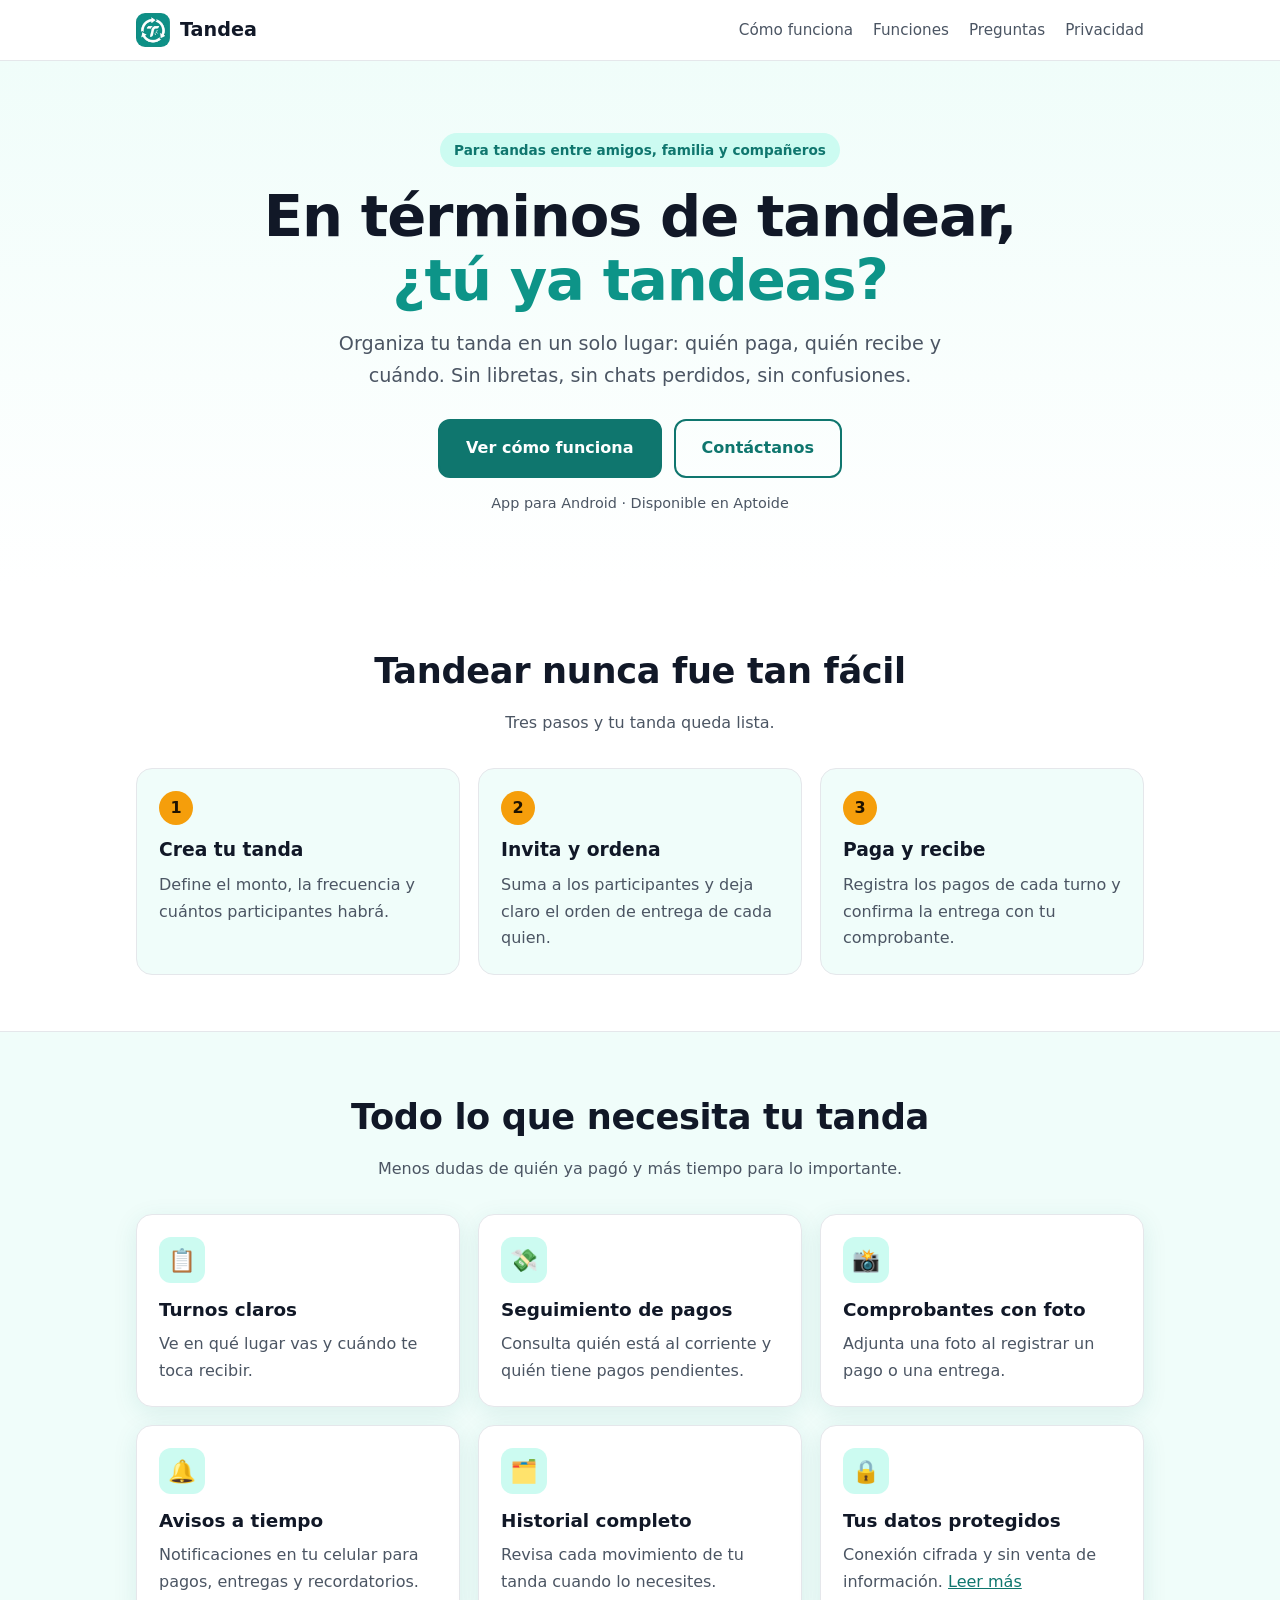
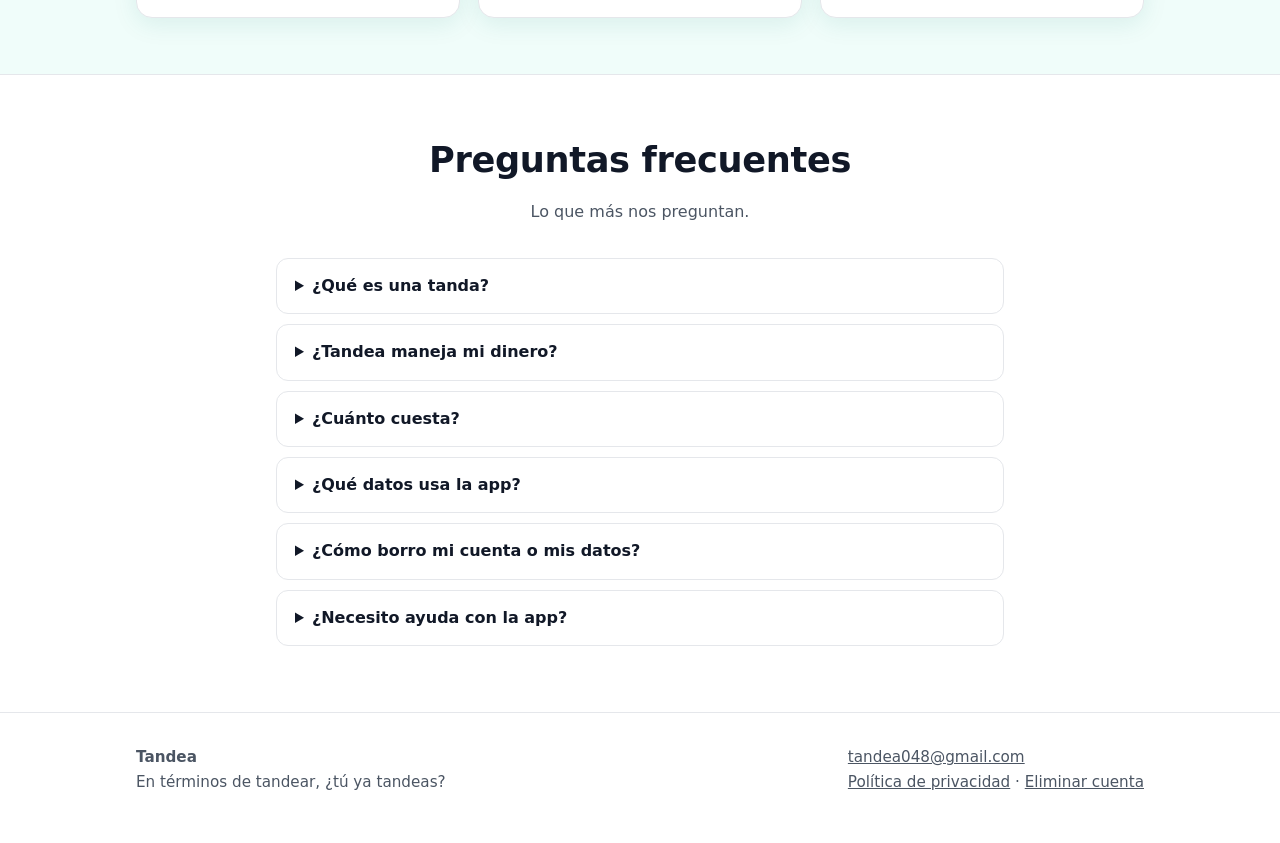
<file: index.html>
<!doctype html>
<html lang="es">
<head>
  <meta charset="utf-8">
  <meta name="viewport" content="width=device-width, initial-scale=1">
  <title>Tandea · Organiza tus tandas</title>
  <meta name="description" content="Tandea: organiza tus tandas en un solo lugar. Turnos, pagos, entregas y recordatorios en tu celular.">
  <meta name="theme-color" content="#0d9488">
  <meta property="og:title" content="Tandea · En términos de tandear, ¿tú ya tandeas?">
  <meta property="og:description" content="Organiza tus tandas: quién paga, quién recibe y cuándo.">
  <meta property="og:type" content="website">
  <link rel="icon" type="image/png" href="favicon.png">
  <link rel="stylesheet" href="style.css">
</head>
<body>
  <header class="nav">
    <div class="wrap">
      <a class="logo" href="#inicio"><img class="logo-img" src="logo.png" alt="" width="34" height="34"> Tandea</a>
      <ul>
        <li><a href="#como-funciona">Cómo funciona</a></li>
        <li><a href="#funciones">Funciones</a></li>
        <li><a href="#faq">Preguntas</a></li>
        <li><a href="privacidad.html">Privacidad</a></li>
      </ul>
    </div>
  </header>

  <main id="inicio">
    <div class="hero">
      <div class="wrap">
        <span class="badge">Para tandas entre amigos, familia y compañeros</span>
        <h1>En términos de tandear,<br><span>¿tú ya tandeas?</span></h1>
        <p class="lead">Organiza tu tanda en un solo lugar: quién paga, quién recibe y cuándo. Sin libretas, sin chats perdidos, sin confusiones.</p>
        <div class="cta-row">
          <a class="btn" href="#como-funciona">Ver cómo funciona</a>
          <a class="btn ghost" href="mailto:tandea048@gmail.com">Contáctanos</a>
        </div>
        <p class="note">App para Android · Disponible en Aptoide</p>
      </div>
    </div>

    <section id="como-funciona">
      <div class="wrap center">
        <h2>Tandear nunca fue tan fácil</h2>
        <p class="sub">Tres pasos y tu tanda queda lista.</p>
        <div class="steps" style="text-align:left">
          <div class="step"><h3>Crea tu tanda</h3><p>Define el monto, la frecuencia y cuántos participantes habrá.</p></div>
          <div class="step"><h3>Invita y ordena</h3><p>Suma a los participantes y deja claro el orden de entrega de cada quien.</p></div>
          <div class="step"><h3>Paga y recibe</h3><p>Registra los pagos de cada turno y confirma la entrega con tu comprobante.</p></div>
        </div>
      </div>
    </section>

    <section id="funciones" class="band">
      <div class="wrap">
        <div class="center">
          <h2>Todo lo que necesita tu tanda</h2>
          <p class="sub">Menos dudas de quién ya pagó y más tiempo para lo importante.</p>
        </div>
        <div class="grid">
          <div class="card"><div class="icon">📋</div><h3>Turnos claros</h3><p>Ve en qué lugar vas y cuándo te toca recibir.</p></div>
          <div class="card"><div class="icon">💸</div><h3>Seguimiento de pagos</h3><p>Consulta quién está al corriente y quién tiene pagos pendientes.</p></div>
          <div class="card"><div class="icon">📸</div><h3>Comprobantes con foto</h3><p>Adjunta una foto al registrar un pago o una entrega.</p></div>
          <div class="card"><div class="icon">🔔</div><h3>Avisos a tiempo</h3><p>Notificaciones en tu celular para pagos, entregas y recordatorios.</p></div>
          <div class="card"><div class="icon">🗂️</div><h3>Historial completo</h3><p>Revisa cada movimiento de tu tanda cuando lo necesites.</p></div>
          <div class="card"><div class="icon">🔒</div><h3>Tus datos protegidos</h3><p>Conexión cifrada y sin venta de información. <a href="privacidad.html">Leer más</a></p></div>
        </div>
      </div>
    </section>

    <section id="faq">
      <div class="wrap" style="max-width:760px">
        <div class="center">
          <h2>Preguntas frecuentes</h2>
          <p class="sub">Lo que más nos preguntan.</p>
        </div>
        <details>
          <summary>¿Qué es una tanda?</summary>
          <p>Es un ahorro en grupo: cada participante aporta una cantidad cada periodo y, por turnos, uno de ellos recibe el total.</p>
        </details>
        <details>
          <summary>¿Tandea maneja mi dinero?</summary>
          <p>No. Tandea es una herramienta de organización: sirve para llevar el control de turnos, pagos y entregas, pero no mueve ni custodia dinero.</p>
        </details>
        <details>
          <summary>¿Cuánto cuesta?</summary>
          <p>Descargar la app no tiene costo.</p>
        </details>
        <details>
          <summary>¿Qué datos usa la app?</summary>
          <p>Tu nombre, correo y la información de tus tandas. Todo el detalle está en la <a href="privacidad.html">política de privacidad</a>.</p>
        </details>
        <details>
          <summary>¿Cómo borro mi cuenta o mis datos?</summary>
          <p>Escríbenos a <a href="mailto:tandea048@gmail.com">tandea048@gmail.com</a> y los eliminamos.</p>
        </details>
        <details>
          <summary>¿Necesito ayuda con la app?</summary>
          <p>Escríbenos a <a href="mailto:tandea048@gmail.com">tandea048@gmail.com</a>. Respondemos lo antes posible.</p>
        </details>
      </div>
    </section>
  </main>

  <footer>
    <div class="wrap">
      <div><strong>Tandea</strong><br>En términos de tandear, ¿tú ya tandeas?</div>
      <div><a href="mailto:tandea048@gmail.com">tandea048@gmail.com</a><br><a href="privacidad.html">Política de privacidad</a> · <a href="eliminar-cuenta.html">Eliminar cuenta</a></div>
    </div>
  </footer>
</body>
</html>
</file>
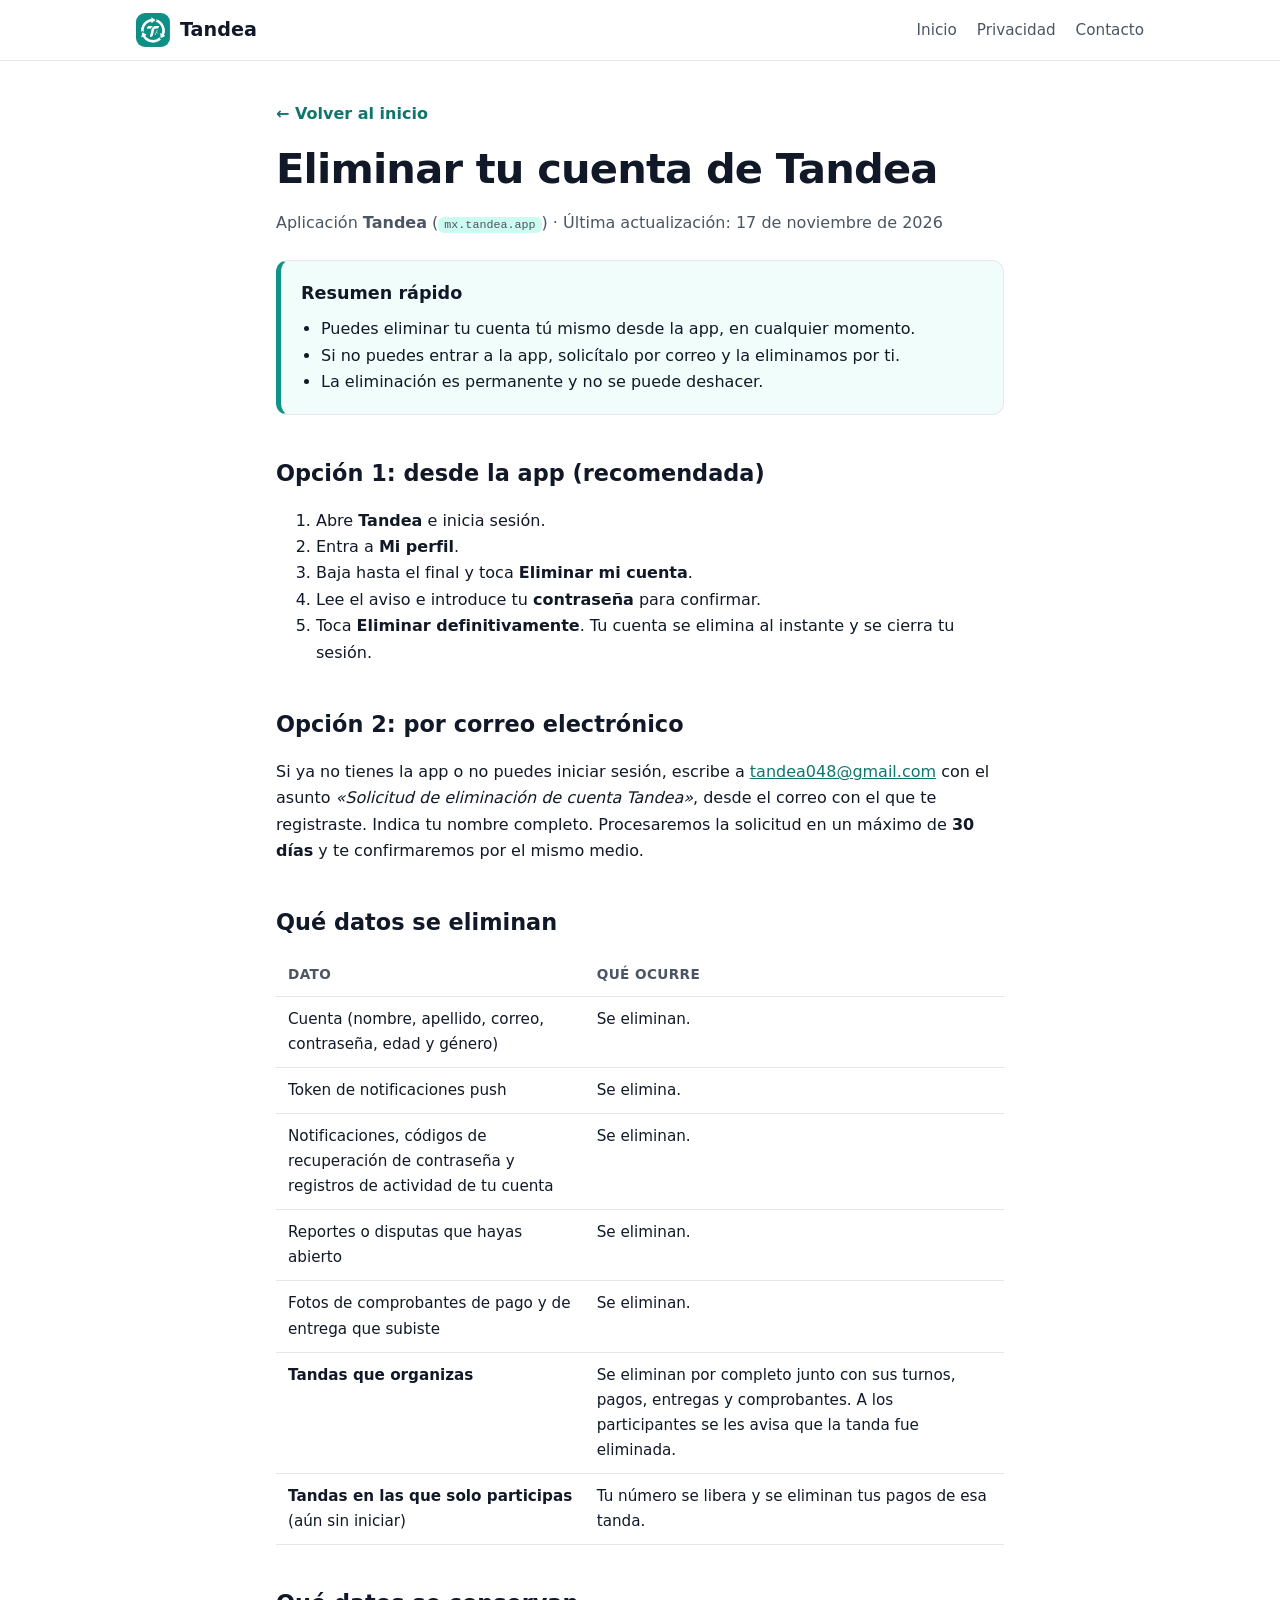
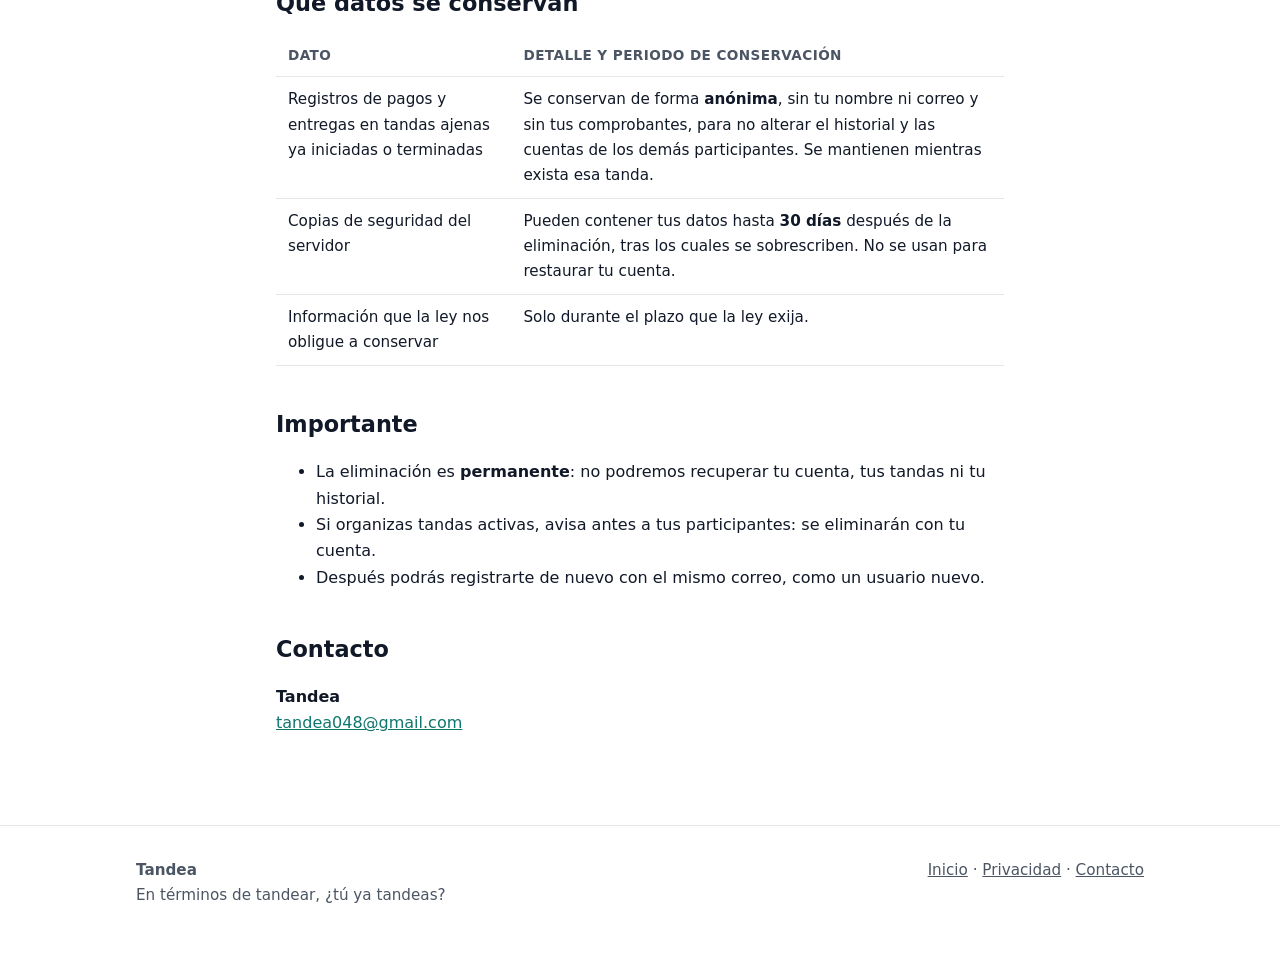
<file: eliminar-cuenta.html>
<!doctype html>
<html lang="es">
<head>
  <meta charset="utf-8">
  <meta name="viewport" content="width=device-width, initial-scale=1">
  <title>Eliminar cuenta · Tandea</title>
  <meta name="description" content="Cómo solicitar la eliminación de tu cuenta de Tandea y qué datos se eliminan o se conservan.">
  <meta name="theme-color" content="#0d9488">
  <link rel="icon" type="image/png" href="favicon.png">
  <link rel="stylesheet" href="style.css">
</head>
<body>
  <header class="nav">
    <div class="wrap">
      <a class="logo" href="index.html"><img class="logo-img" src="logo.png" alt="" width="34" height="34"> Tandea</a>
      <ul>
        <li><a href="index.html">Inicio</a></li>
        <li><a href="privacidad.html">Privacidad</a></li>
        <li><a href="mailto:tandea048@gmail.com">Contacto</a></li>
      </ul>
    </div>
  </header>

  <main class="doc">
    <a class="back" href="index.html">← Volver al inicio</a>
    <h1>Eliminar tu cuenta de Tandea</h1>
    <p class="meta">Aplicación <strong>Tandea</strong> (<code>mx.tandea.app</code>) · Última actualización: 17 de noviembre de 2026</p>

    <div class="resumen">
      <h2>Resumen rápido</h2>
      <ul>
        <li>Puedes eliminar tu cuenta tú mismo desde la app, en cualquier momento.</li>
        <li>Si no puedes entrar a la app, solicítalo por correo y la eliminamos por ti.</li>
        <li>La eliminación es permanente y no se puede deshacer.</li>
      </ul>
    </div>

    <h2 id="app">Opción 1: desde la app (recomendada)</h2>
    <ol>
      <li>Abre <strong>Tandea</strong> e inicia sesión.</li>
      <li>Entra a <strong>Mi perfil</strong>.</li>
      <li>Baja hasta el final y toca <strong>Eliminar mi cuenta</strong>.</li>
      <li>Lee el aviso e introduce tu <strong>contraseña</strong> para confirmar.</li>
      <li>Toca <strong>Eliminar definitivamente</strong>. Tu cuenta se elimina al instante y se cierra tu sesión.</li>
    </ol>

    <h2 id="correo">Opción 2: por correo electrónico</h2>
    <p>Si ya no tienes la app o no puedes iniciar sesión, escribe a <a href="mailto:tandea048@gmail.com?subject=Solicitud%20de%20eliminaci%C3%B3n%20de%20cuenta%20Tandea">tandea048@gmail.com</a> con el asunto <em>«Solicitud de eliminación de cuenta Tandea»</em>, desde el correo con el que te registraste. Indica tu nombre completo. Procesaremos la solicitud en un máximo de <strong>30 días</strong> y te confirmaremos por el mismo medio.</p>

    <h2 id="datos">Qué datos se eliminan</h2>
    <table>
      <thead><tr><th>Dato</th><th>Qué ocurre</th></tr></thead>
      <tbody>
        <tr><td>Cuenta (nombre, apellido, correo, contraseña, edad y género)</td><td>Se eliminan.</td></tr>
        <tr><td>Token de notificaciones push</td><td>Se elimina.</td></tr>
        <tr><td>Notificaciones, códigos de recuperación de contraseña y registros de actividad de tu cuenta</td><td>Se eliminan.</td></tr>
        <tr><td>Reportes o disputas que hayas abierto</td><td>Se eliminan.</td></tr>
        <tr><td>Fotos de comprobantes de pago y de entrega que subiste</td><td>Se eliminan.</td></tr>
        <tr><td><strong>Tandas que organizas</strong></td><td>Se eliminan por completo junto con sus turnos, pagos, entregas y comprobantes. A los participantes se les avisa que la tanda fue eliminada.</td></tr>
        <tr><td><strong>Tandas en las que solo participas</strong> (aún sin iniciar)</td><td>Tu número se libera y se eliminan tus pagos de esa tanda.</td></tr>
      </tbody>
    </table>

    <h2 id="conservan">Qué datos se conservan</h2>
    <table>
      <thead><tr><th>Dato</th><th>Detalle y periodo de conservación</th></tr></thead>
      <tbody>
        <tr><td>Registros de pagos y entregas en tandas ajenas ya iniciadas o terminadas</td><td>Se conservan de forma <strong>anónima</strong>, sin tu nombre ni correo y sin tus comprobantes, para no alterar el historial y las cuentas de los demás participantes. Se mantienen mientras exista esa tanda.</td></tr>
        <tr><td>Copias de seguridad del servidor</td><td>Pueden contener tus datos hasta <strong>30 días</strong> después de la eliminación, tras los cuales se sobrescriben. No se usan para restaurar tu cuenta.</td></tr>
        <tr><td>Información que la ley nos obligue a conservar</td><td>Solo durante el plazo que la ley exija.</td></tr>
      </tbody>
    </table>

    <h2 id="notas">Importante</h2>
    <ul>
      <li>La eliminación es <strong>permanente</strong>: no podremos recuperar tu cuenta, tus tandas ni tu historial.</li>
      <li>Si organizas tandas activas, avisa antes a tus participantes: se eliminarán con tu cuenta.</li>
      <li>Después podrás registrarte de nuevo con el mismo correo, como un usuario nuevo.</li>
    </ul>

    <h2 id="contacto">Contacto</h2>
    <p><strong>Tandea</strong><br><a href="mailto:tandea048@gmail.com">tandea048@gmail.com</a></p>
  </main>

  <footer>
    <div class="wrap">
      <div><strong>Tandea</strong><br>En términos de tandear, ¿tú ya tandeas?</div>
      <div><a href="index.html">Inicio</a> · <a href="privacidad.html">Privacidad</a> · <a href="mailto:tandea048@gmail.com">Contacto</a></div>
    </div>
  </footer>
</body>
</html>
</file>
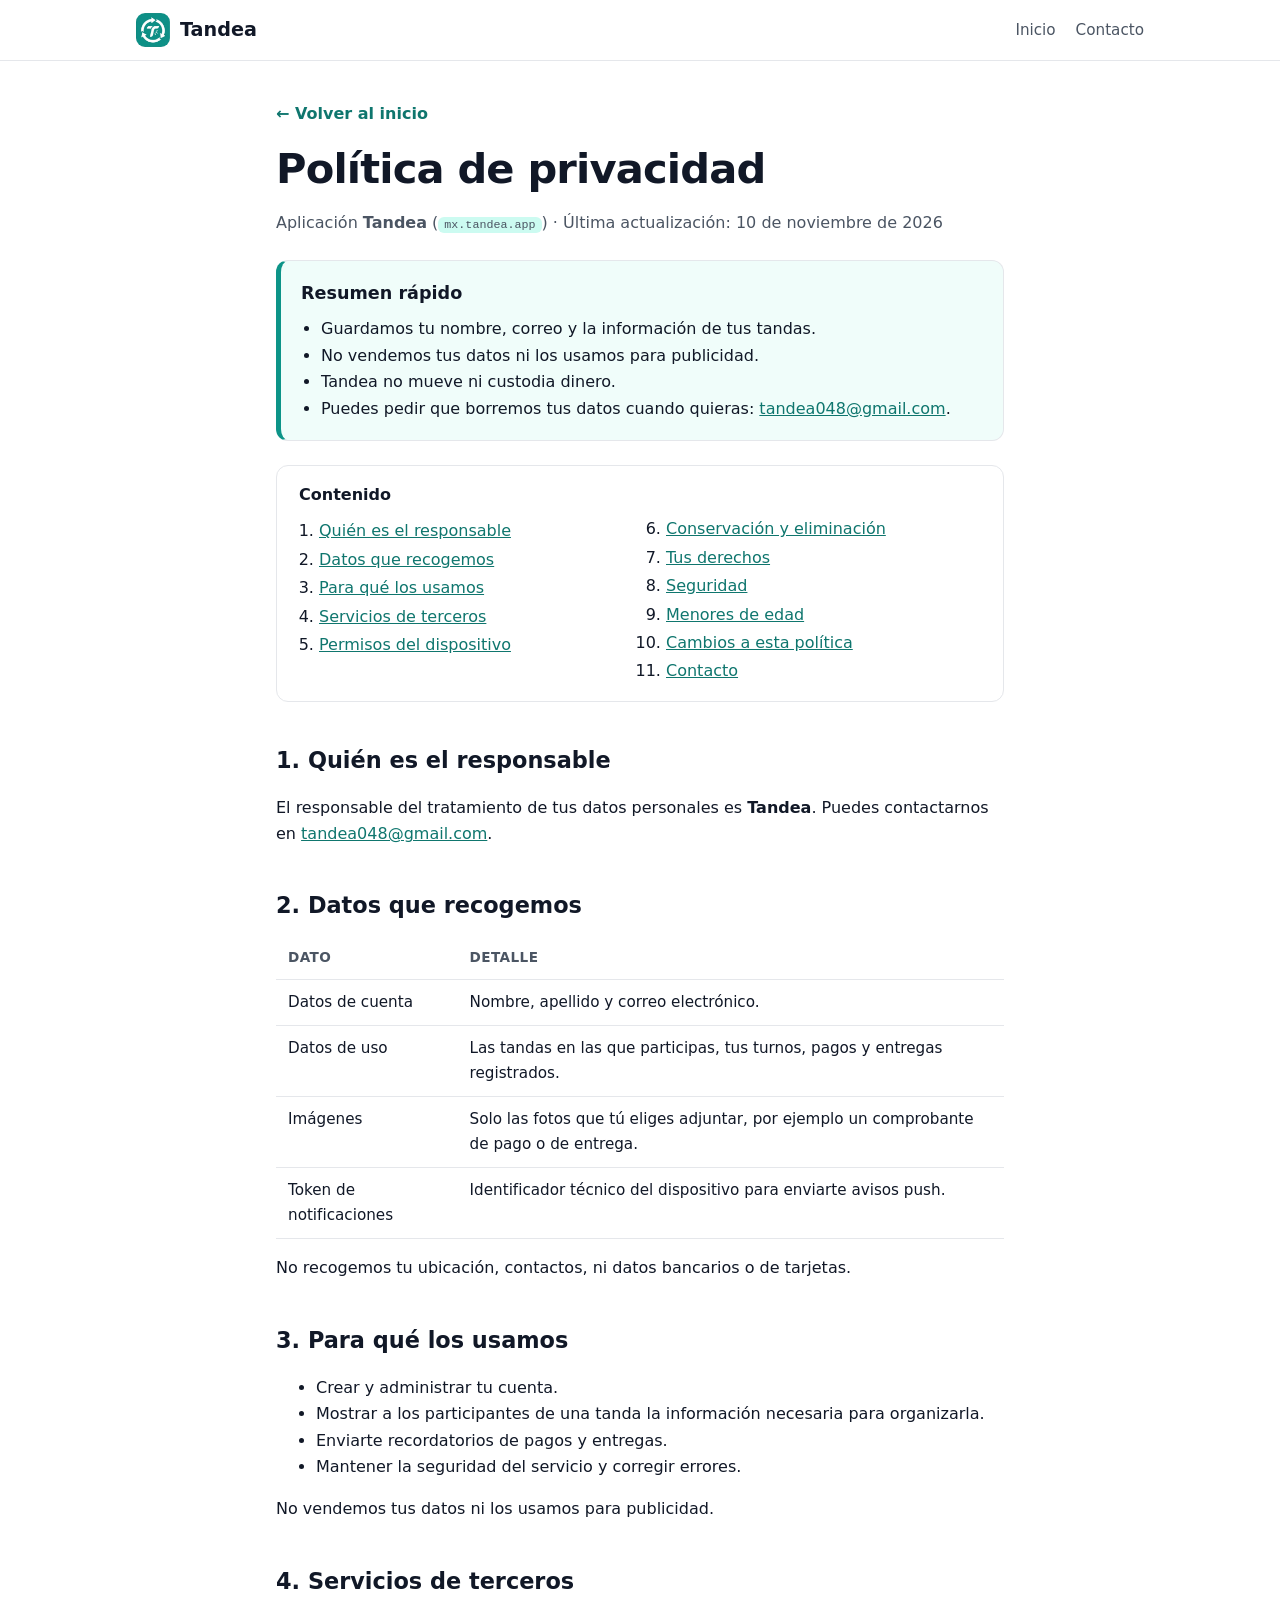
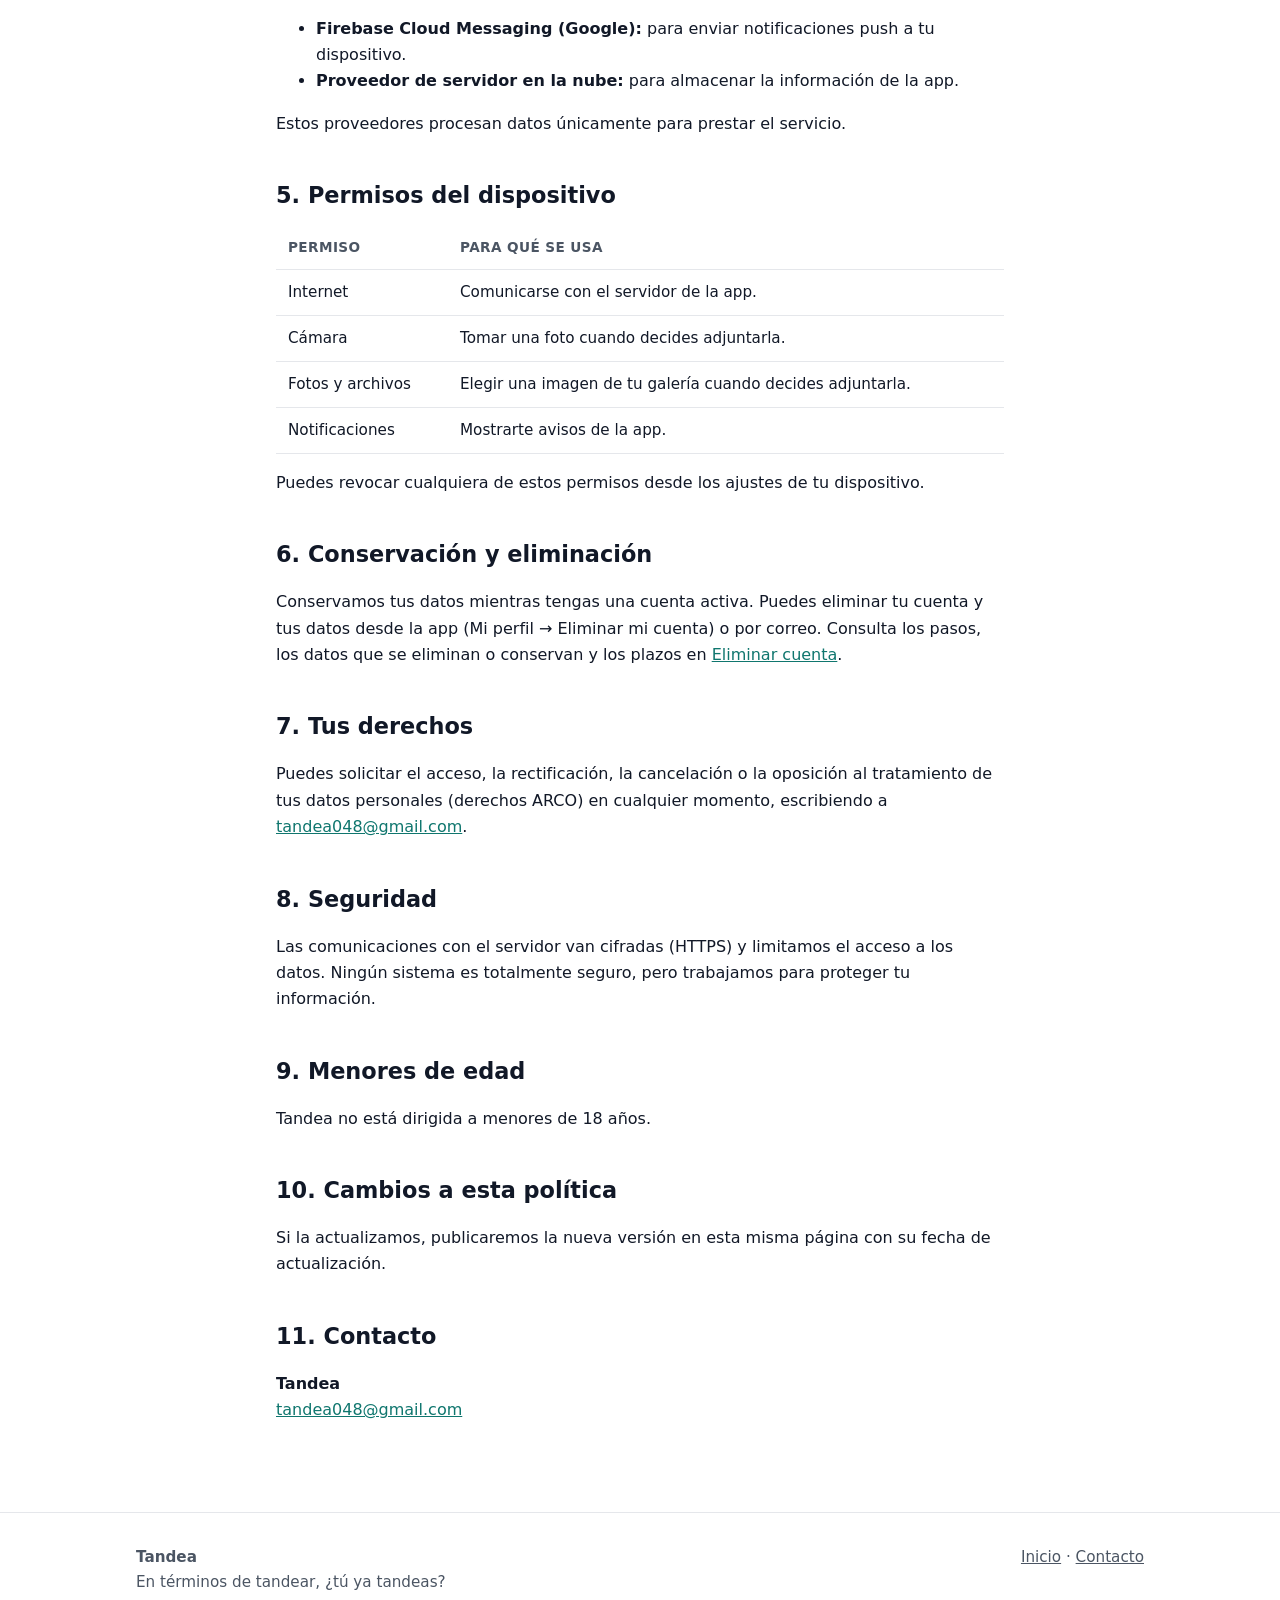
<file: privacidad.html>
<!doctype html>
<html lang="es">
<head>
  <meta charset="utf-8">
  <meta name="viewport" content="width=device-width, initial-scale=1">
  <title>Política de privacidad · Tandea</title>
  <meta name="description" content="Política de privacidad de la aplicación Tandea: qué datos recogemos, para qué los usamos y cómo ejercer tus derechos.">
  <meta name="theme-color" content="#0d9488">
  <link rel="icon" type="image/png" href="favicon.png">
  <link rel="stylesheet" href="style.css">
</head>
<body>
  <header class="nav">
    <div class="wrap">
      <a class="logo" href="index.html"><img class="logo-img" src="logo.png" alt="" width="34" height="34"> Tandea</a>
      <ul>
        <li><a href="index.html">Inicio</a></li>
        <li><a href="mailto:tandea048@gmail.com">Contacto</a></li>
      </ul>
    </div>
  </header>

  <main class="doc">
    <a class="back" href="index.html">← Volver al inicio</a>
    <h1>Política de privacidad</h1>
    <p class="meta">Aplicación <strong>Tandea</strong> (<code>mx.tandea.app</code>) · Última actualización: 10 de noviembre de 2026</p>

    <div class="resumen">
      <h2>Resumen rápido</h2>
      <ul>
        <li>Guardamos tu nombre, correo y la información de tus tandas.</li>
        <li>No vendemos tus datos ni los usamos para publicidad.</li>
        <li>Tandea no mueve ni custodia dinero.</li>
        <li>Puedes pedir que borremos tus datos cuando quieras: <a href="mailto:tandea048@gmail.com">tandea048@gmail.com</a>.</li>
      </ul>
    </div>

    <nav class="toc" aria-label="Contenido">
      <strong>Contenido</strong>
      <ol>
        <li><a href="#responsable">Quién es el responsable</a></li>
        <li><a href="#datos">Datos que recogemos</a></li>
        <li><a href="#uso">Para qué los usamos</a></li>
        <li><a href="#terceros">Servicios de terceros</a></li>
        <li><a href="#permisos">Permisos del dispositivo</a></li>
        <li><a href="#conservacion">Conservación y eliminación</a></li>
        <li><a href="#derechos">Tus derechos</a></li>
        <li><a href="#seguridad">Seguridad</a></li>
        <li><a href="#menores">Menores de edad</a></li>
        <li><a href="#cambios">Cambios a esta política</a></li>
        <li><a href="#contacto">Contacto</a></li>
      </ol>
    </nav>

    <h2 id="responsable">1. Quién es el responsable</h2>
    <p>El responsable del tratamiento de tus datos personales es <strong>Tandea</strong>. Puedes contactarnos en <a href="mailto:tandea048@gmail.com">tandea048@gmail.com</a>.</p>

    <h2 id="datos">2. Datos que recogemos</h2>
    <table>
      <thead><tr><th>Dato</th><th>Detalle</th></tr></thead>
      <tbody>
        <tr><td>Datos de cuenta</td><td>Nombre, apellido y correo electrónico.</td></tr>
        <tr><td>Datos de uso</td><td>Las tandas en las que participas, tus turnos, pagos y entregas registrados.</td></tr>
        <tr><td>Imágenes</td><td>Solo las fotos que tú eliges adjuntar, por ejemplo un comprobante de pago o de entrega.</td></tr>
        <tr><td>Token de notificaciones</td><td>Identificador técnico del dispositivo para enviarte avisos push.</td></tr>
      </tbody>
    </table>
    <p>No recogemos tu ubicación, contactos, ni datos bancarios o de tarjetas.</p>

    <h2 id="uso">3. Para qué los usamos</h2>
    <ul>
      <li>Crear y administrar tu cuenta.</li>
      <li>Mostrar a los participantes de una tanda la información necesaria para organizarla.</li>
      <li>Enviarte recordatorios de pagos y entregas.</li>
      <li>Mantener la seguridad del servicio y corregir errores.</li>
    </ul>
    <p>No vendemos tus datos ni los usamos para publicidad.</p>

    <h2 id="terceros">4. Servicios de terceros</h2>
    <ul>
      <li><strong>Firebase Cloud Messaging (Google):</strong> para enviar notificaciones push a tu dispositivo.</li>
      <li><strong>Proveedor de servidor en la nube:</strong> para almacenar la información de la app.</li>
    </ul>
    <p>Estos proveedores procesan datos únicamente para prestar el servicio.</p>

    <h2 id="permisos">5. Permisos del dispositivo</h2>
    <table>
      <thead><tr><th>Permiso</th><th>Para qué se usa</th></tr></thead>
      <tbody>
        <tr><td>Internet</td><td>Comunicarse con el servidor de la app.</td></tr>
        <tr><td>Cámara</td><td>Tomar una foto cuando decides adjuntarla.</td></tr>
        <tr><td>Fotos y archivos</td><td>Elegir una imagen de tu galería cuando decides adjuntarla.</td></tr>
        <tr><td>Notificaciones</td><td>Mostrarte avisos de la app.</td></tr>
      </tbody>
    </table>
    <p>Puedes revocar cualquiera de estos permisos desde los ajustes de tu dispositivo.</p>

    <h2 id="conservacion">6. Conservación y eliminación</h2>
    <p>Conservamos tus datos mientras tengas una cuenta activa. Puedes eliminar tu cuenta y tus datos desde la app (Mi perfil → Eliminar mi cuenta) o por correo. Consulta los pasos, los datos que se eliminan o conservan y los plazos en <a href="eliminar-cuenta.html">Eliminar cuenta</a>.</p>

    <h2 id="derechos">7. Tus derechos</h2>
    <p>Puedes solicitar el acceso, la rectificación, la cancelación o la oposición al tratamiento de tus datos personales (derechos ARCO) en cualquier momento, escribiendo a <a href="mailto:tandea048@gmail.com">tandea048@gmail.com</a>.</p>

    <h2 id="seguridad">8. Seguridad</h2>
    <p>Las comunicaciones con el servidor van cifradas (HTTPS) y limitamos el acceso a los datos. Ningún sistema es totalmente seguro, pero trabajamos para proteger tu información.</p>

    <h2 id="menores">9. Menores de edad</h2>
    <p>Tandea no está dirigida a menores de 18 años.</p>

    <h2 id="cambios">10. Cambios a esta política</h2>
    <p>Si la actualizamos, publicaremos la nueva versión en esta misma página con su fecha de actualización.</p>

    <h2 id="contacto">11. Contacto</h2>
    <p><strong>Tandea</strong><br><a href="mailto:tandea048@gmail.com">tandea048@gmail.com</a></p>
  </main>

  <footer>
    <div class="wrap">
      <div><strong>Tandea</strong><br>En términos de tandear, ¿tú ya tandeas?</div>
      <div><a href="index.html">Inicio</a> · <a href="mailto:tandea048@gmail.com">Contacto</a></div>
    </div>
  </footer>
</body>
</html>
</file>
<file: style.css>
:root {
  --bg: #ffffff;
  --bg-soft: #f0fdfa;
  --card: #ffffff;
  --fg: #111827;
  --muted: #4b5563;
  --line: #e5e7eb;
  --brand: #0d9488;
  --brand-dark: #0f766e;
  --brand-light: #ccfbf1;
  --accent: #f59e0b;
  --radius: 16px;
  --shadow: 0 6px 24px rgba(15, 118, 110, 0.10);
}

@media (prefers-color-scheme: dark) {
  :root {
    --bg: #0b1114;
    --bg-soft: #0f1a1c;
    --card: #131d20;
    --fg: #e8f0ef;
    --muted: #9db0ae;
    --line: #223033;
    --brand: #2dd4bf;
    --brand-dark: #14b8a6;
    --brand-light: #123a37;
    --accent: #fbbf24;
    --shadow: 0 6px 24px rgba(0, 0, 0, 0.35);
  }
}

* { box-sizing: border-box; }
html { scroll-behavior: smooth; }

body {
  margin: 0;
  font-family: system-ui, -apple-system, "Segoe UI", Roboto, sans-serif;
  background: var(--bg);
  color: var(--fg);
  line-height: 1.65;
  -webkit-text-size-adjust: 100%;
}

a { color: var(--brand-dark); }
@media (prefers-color-scheme: dark) { a { color: var(--brand); } }

.wrap { max-width: 1040px; margin: 0 auto; padding: 0 16px; }

/* Navegación */
.nav {
  position: sticky; top: 0; z-index: 10;
  background: color-mix(in srgb, var(--bg) 88%, transparent);
  backdrop-filter: blur(8px);
  border-bottom: 1px solid var(--line);
}
.nav .wrap { display: flex; align-items: center; justify-content: space-between; height: 60px; }
.logo { display: flex; align-items: center; gap: 10px; font-weight: 800; font-size: 1.2rem; color: var(--fg); text-decoration: none; }
.logo-mark {
  width: 34px; height: 34px; border-radius: 10px;
  background: linear-gradient(135deg, var(--brand), var(--brand-dark));
  display: grid; place-items: center; color: #fff; font-weight: 800;
}
.nav ul { list-style: none; display: flex; gap: 20px; margin: 0; padding: 0; }
.nav ul a { text-decoration: none; color: var(--muted); font-weight: 500; font-size: .95rem; }
.nav ul a:hover { color: var(--fg); }
@media (max-width: 620px) { .nav ul { display: none; } }

/* Hero */
.hero { background: linear-gradient(180deg, var(--bg-soft), var(--bg)); padding: 72px 0 56px; text-align: center; }
.badge {
  display: inline-block; padding: 6px 14px; border-radius: 999px;
  background: var(--brand-light); color: var(--brand-dark);
  font-weight: 600; font-size: .85rem; margin-bottom: 18px;
}
@media (prefers-color-scheme: dark) { .badge { color: var(--brand); } }
.hero h1 { font-size: clamp(2.1rem, 6vw, 3.6rem); line-height: 1.1; margin: 0 0 16px; letter-spacing: -0.02em; }
.hero h1 span { color: var(--brand); }
.hero p.lead { font-size: 1.2rem; color: var(--muted); max-width: 620px; margin: 0 auto 28px; }

.btn {
  display: inline-block; padding: 14px 26px; border-radius: 12px;
  background: var(--brand-dark); color: #fff; text-decoration: none;
  font-weight: 700; border: 2px solid var(--brand-dark);
}
.btn:hover { filter: brightness(1.08); }
.btn.ghost { background: transparent; color: var(--brand-dark); }
@media (prefers-color-scheme: dark) {
  .btn { background: var(--brand); border-color: var(--brand); color: #052e2b; }
  .btn.ghost { background: transparent; color: var(--brand); }
}
.cta-row { display: flex; gap: 12px; justify-content: center; flex-wrap: wrap; }
.note { margin-top: 14px; font-size: .9rem; color: var(--muted); }

/* Secciones */
section { padding: 56px 0; }
section h2 { font-size: clamp(1.6rem, 4vw, 2.2rem); margin: 0 0 10px; letter-spacing: -0.01em; }
.sub { color: var(--muted); margin: 0 0 32px; max-width: 640px; }
.center { text-align: center; }
.center .sub { margin-left: auto; margin-right: auto; }

.grid { display: grid; gap: 18px; grid-template-columns: repeat(auto-fit, minmax(240px, 1fr)); }
.card {
  background: var(--card); border: 1px solid var(--line);
  border-radius: var(--radius); padding: 22px; box-shadow: var(--shadow);
}
.card h3 { margin: 12px 0 6px; font-size: 1.15rem; }
.card p { margin: 0; color: var(--muted); }
.icon {
  width: 46px; height: 46px; border-radius: 12px; display: grid; place-items: center;
  background: var(--brand-light); font-size: 1.4rem;
}

.steps { counter-reset: paso; display: grid; gap: 18px; grid-template-columns: repeat(auto-fit, minmax(220px, 1fr)); }
.step { position: relative; padding: 22px 22px 22px 22px; border-radius: var(--radius); background: var(--bg-soft); border: 1px solid var(--line); }
.step::before {
  counter-increment: paso; content: counter(paso);
  display: grid; place-items: center; width: 34px; height: 34px; border-radius: 50%;
  background: var(--accent); color: #1f1300; font-weight: 800; margin-bottom: 10px;
}
.step h3 { margin: 0 0 6px; }
.step p { margin: 0; color: var(--muted); }

.band { background: var(--bg-soft); border-top: 1px solid var(--line); border-bottom: 1px solid var(--line); }

/* FAQ */
details { border: 1px solid var(--line); border-radius: 12px; padding: 14px 18px; background: var(--card); margin-bottom: 10px; }
summary { cursor: pointer; font-weight: 600; }
details p { margin: 10px 0 0; color: var(--muted); }

/* Pie */
footer { border-top: 1px solid var(--line); padding: 32px 0 48px; color: var(--muted); font-size: .95rem; }
footer .wrap { display: flex; flex-wrap: wrap; gap: 12px 28px; justify-content: space-between; }
footer a { color: var(--muted); }

/* Política de privacidad */
.doc { max-width: 760px; margin: 0 auto; padding: 40px 16px 72px; }
.doc h1 { font-size: clamp(1.9rem, 5vw, 2.6rem); margin: 8px 0 6px; letter-spacing: -0.02em; }
.doc h2 { margin: 40px 0 10px; font-size: 1.4rem; scroll-margin-top: 80px; }
.doc .meta { color: var(--muted); margin: 0 0 24px; }
.resumen {
  background: var(--bg-soft); border: 1px solid var(--line); border-left: 5px solid var(--brand);
  border-radius: 12px; padding: 18px 20px; margin: 24px 0;
}
.resumen h2 { margin: 0 0 8px; font-size: 1.1rem; }
.resumen ul { margin: 0; padding-left: 20px; }
.toc { background: var(--card); border: 1px solid var(--line); border-radius: 12px; padding: 16px 22px; }
.toc ol { margin: 8px 0 0; padding-left: 20px; columns: 2; column-gap: 32px; }
@media (max-width: 560px) { .toc ol { columns: 1; } }
.toc li { margin: 2px 0; }
table { width: 100%; border-collapse: collapse; margin: 12px 0; font-size: .95rem; }
th, td { text-align: left; padding: 10px 12px; border-bottom: 1px solid var(--line); vertical-align: top; }
th { color: var(--muted); font-weight: 600; font-size: .85rem; text-transform: uppercase; letter-spacing: .03em; }
code { background: var(--brand-light); padding: 1px 6px; border-radius: 6px; font-size: .9em; }
.back { text-decoration: none; font-weight: 600; }

.logo-img { width: 34px; height: 34px; border-radius: 9px; display: block; }
</file>
